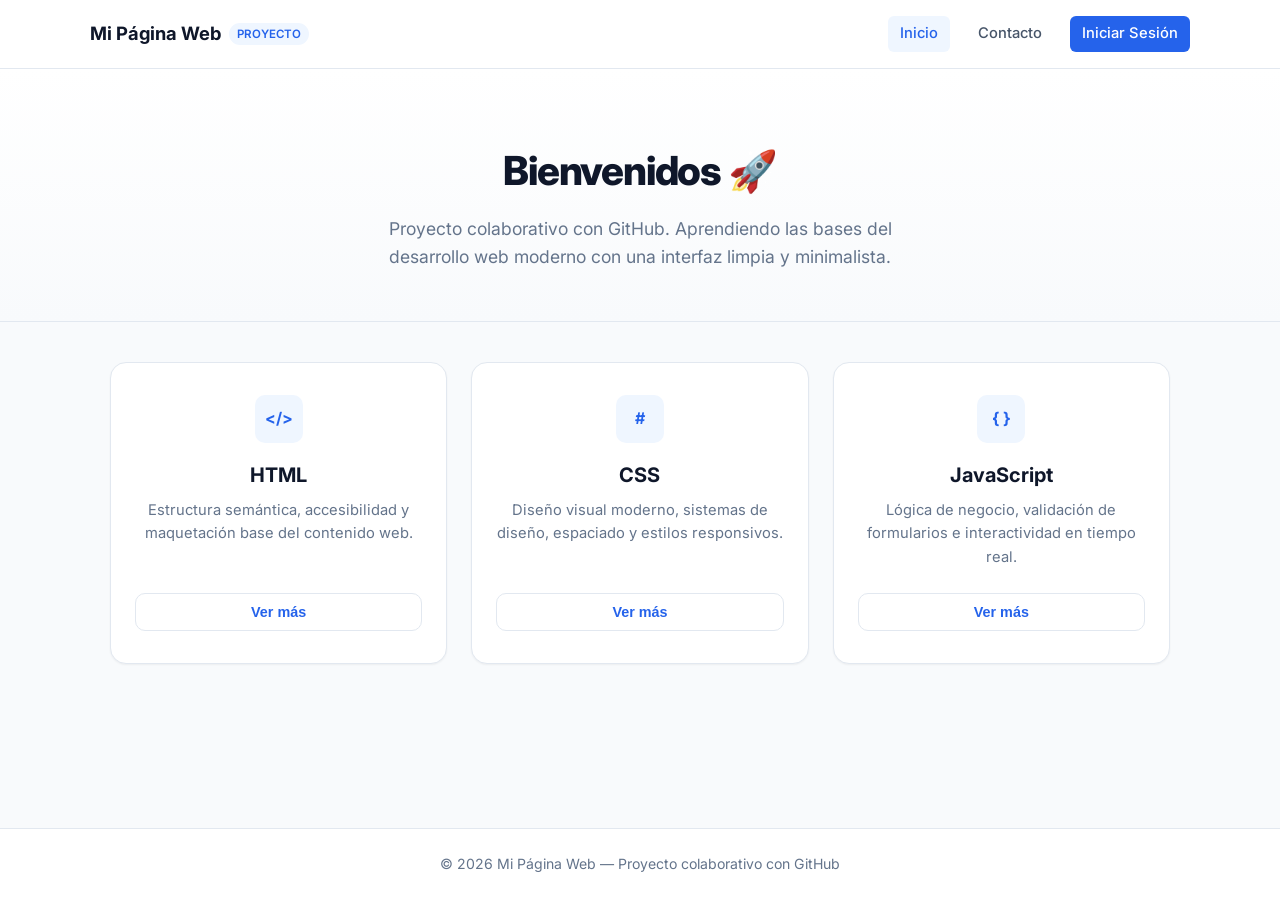
<file: index.html>
<!DOCTYPE html>
<html lang="es">

<head>
    <meta charset="UTF-8">
    <meta name="viewport" content="width=device-width, initial-scale=1.0">
    <title>Mi Primera Página Web</title>
    <link rel="stylesheet" href="styles.css">
</head>

<body>

    <header class="site-header">
        <div class="nav-container">
            <a href="index.html" class="logo-text">
                Mi Página Web
                <span class="logo-badge">PROYECTO</span>
            </a>
            <nav class="main-nav">
                <a href="index.html" class="active">Inicio</a>
                <a href="contacto.html">Contacto</a>
                <a href="login.html" class="btn-nav">Iniciar Sesión</a>
            </nav>
        </div>
    </header>

    <section class="hero-section">
        <h1>Bienvenidos 🚀</h1>
        <p>Proyecto colaborativo con GitHub. Aprendiendo las bases del desarrollo web moderno con una interfaz limpia y minimalista.</p>
    </section>

    <main class="main-content">
        <section class="cards-grid">
            <article class="feature-card">
                <div>
                    <div class="card-icon">&lt;/&gt;</div>
                    <h2>HTML</h2>
                    <p>Estructura semántica, accesibilidad y maquetación base del contenido web.</p>
                </div>
                <button class="btn-card" onclick="mensaje('HTML')">Ver más</button>
            </article>

            <article class="feature-card">
                <div>
                    <div class="card-icon">#</div>
                    <h2>CSS</h2>
                    <p>Diseño visual moderno, sistemas de diseño, espaciado y estilos responsivos.</p>
                </div>
                <button class="btn-card" onclick="mensaje('CSS')">Ver más</button>
            </article>

            <article class="feature-card">
                <div>
                    <div class="card-icon">{ }</div>
                    <h2>JavaScript</h2>
                    <p>Lógica de negocio, validación de formularios e interactividad en tiempo real.</p>
                </div>
                <button class="btn-card" onclick="mensaje('JavaScript')">Ver más</button>
            </article>
        </section>
    </main>

    <footer class="site-footer">
        <p>© 2026 Mi Página Web — Proyecto colaborativo con GitHub</p>
    </footer>

    <script>
        function mensaje(tecnologia) {
            alert("Has seleccionado la tecnología: " + tecnologia);
        }
    </script>

</body>

</html>
</file>
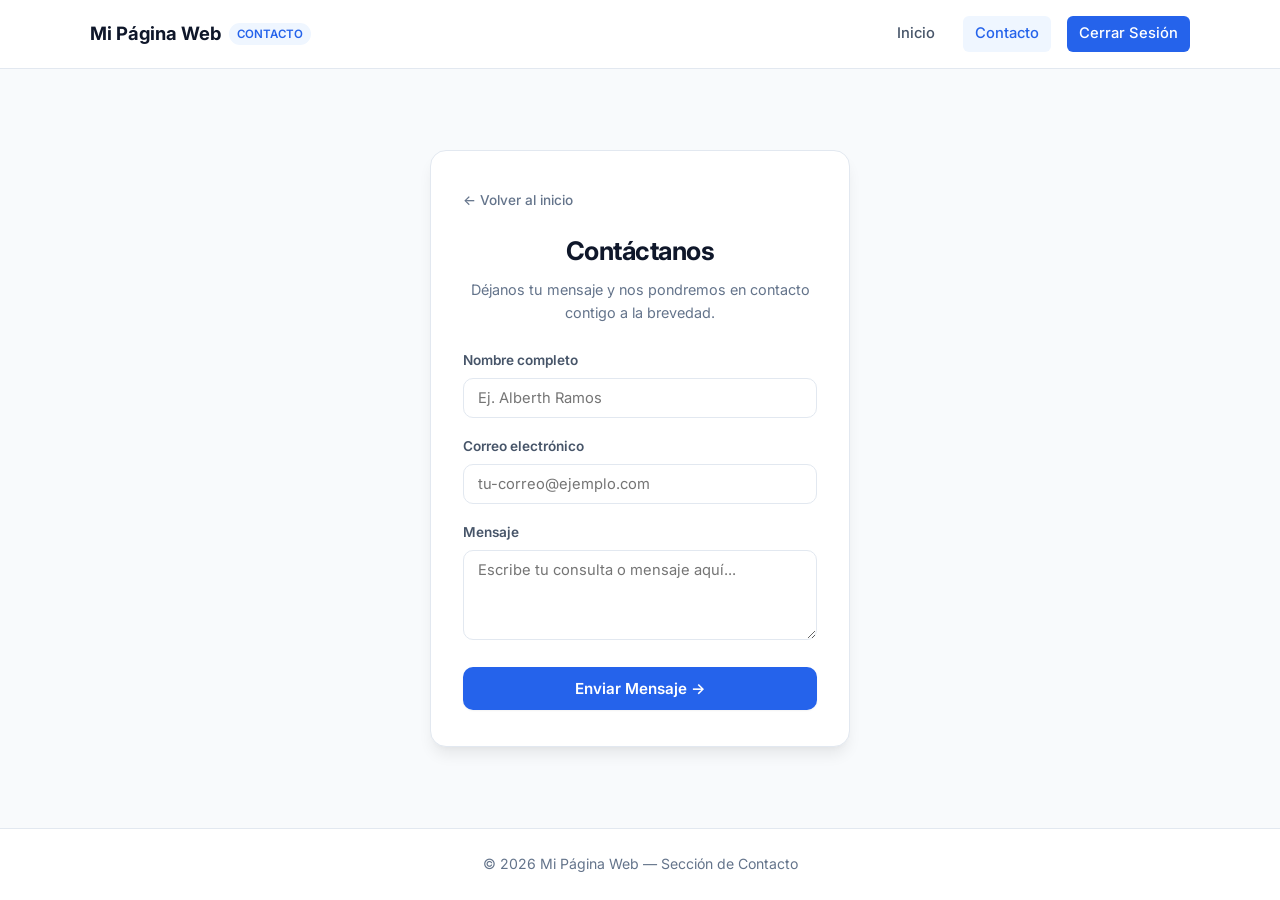
<file: contacto.html>
<!DOCTYPE html>
<html lang="es">

<head>
    <meta charset="UTF-8">
    <meta name="viewport" content="width=device-width, initial-scale=1.0">
    <title>Contacto | Formulario de Contacto</title>
    <link rel="stylesheet" href="styles.css">
</head>

<body>

    <header class="site-header">
        <div class="nav-container">
            <a href="index.html" class="logo-text">
                Mi Página Web
                <span class="logo-badge">CONTACTO</span>
            </a>
            <nav class="main-nav">
                <a href="index.html">Inicio</a>
                <a href="contacto.html" class="active">Contacto</a>
                <a href="login.html" id="authNavBtn" class="btn-nav">Cerrar Sesión</a>
            </nav>
        </div>
    </header>

    <div class="form-center-wrapper">
        <div class="form-box">
            <a href="index.html" class="back-link">
                ← Volver al inicio
            </a>

            <div class="form-header">
                <h1>Contáctanos</h1>
                <p>Déjanos tu mensaje y nos pondremos en contacto contigo a la brevedad.</p>
            </div>

            <div id="contactSuccess" class="alert-box alert-success">
                <span>✅ ¡Mensaje enviado con éxito! Nos comunicaremos pronto.</span>
            </div>

            <form id="contactForm">
                <div class="form-group">
                    <label for="nombre" class="form-label">Nombre completo</label>
                    <input 
                        type="text" 
                        id="nombre" 
                        name="nombre" 
                        class="form-input" 
                        placeholder="Ej. Alberth Ramos" 
                        required
                    >
                </div>

                <div class="form-group">
                    <label for="correo" class="form-label">Correo electrónico</label>
                    <input 
                        type="email" 
                        id="correo" 
                        name="correo" 
                        class="form-input" 
                        placeholder="tu-correo@ejemplo.com" 
                        required
                    >
                </div>

                <div class="form-group">
                    <label for="mensajeTexto" class="form-label">Mensaje</label>
                    <textarea 
                        id="mensajeTexto" 
                        name="mensaje" 
                        class="form-textarea" 
                        placeholder="Escribe tu consulta o mensaje aquí..." 
                        required
                    ></textarea>
                </div>

                <button type="submit" class="btn-primary" style="margin-top: 20px;">
                    Enviar Mensaje →
                </button>
            </form>
        </div>
    </div>

    <footer class="site-footer">
        <p>© 2026 Mi Página Web — Sección de Contacto</p>
    </footer>

    <script>
        // Manejo del formulario de contacto
        const contactForm = document.getElementById('contactForm');
        const contactSuccess = document.getElementById('contactSuccess');

        contactForm.addEventListener('submit', function (e) {
            e.preventDefault();
            contactSuccess.style.display = 'flex';
            contactForm.reset();

            setTimeout(() => {
                contactSuccess.style.display = 'none';
            }, 4000);
        });

        // Configurar botón de cerrar sesión
        const authBtn = document.getElementById('authNavBtn');
        authBtn.addEventListener('click', function () {
            sessionStorage.removeItem('usuario_autenticado');
        });
    </script>

</body>

</html>
</file>
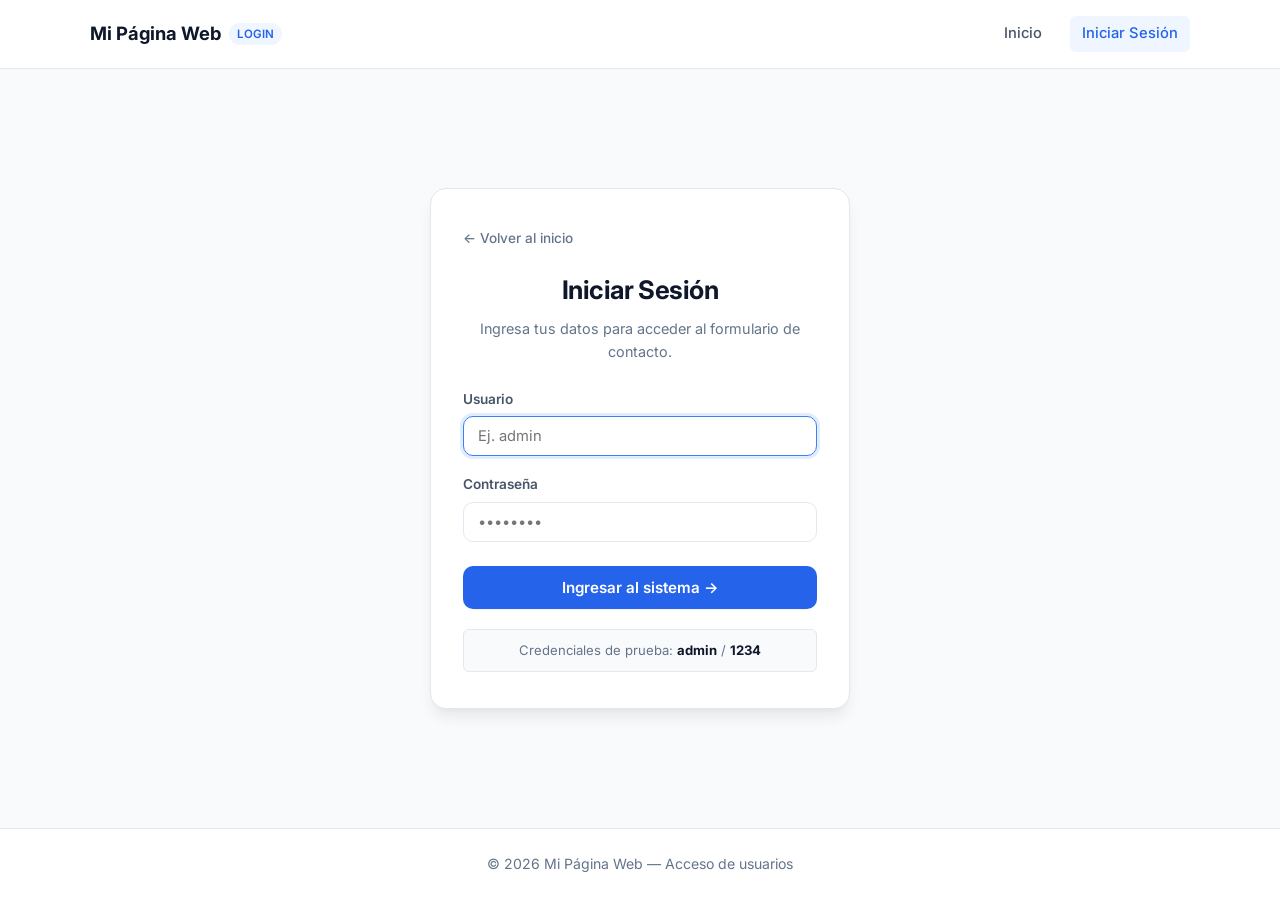
<file: login.html>
<!DOCTYPE html>
<html lang="es">

<head>
    <meta charset="UTF-8">
    <meta name="viewport" content="width=device-width, initial-scale=1.0">
    <title>Iniciar Sesión | Portal de Acceso</title>
    <link rel="stylesheet" href="styles.css">
</head>

<body>

    <header class="site-header">
        <div class="nav-container">
            <a href="index.html" class="logo-text">
                Mi Página Web
                <span class="logo-badge">LOGIN</span>
            </a>
            <nav class="main-nav">
                <a href="index.html">Inicio</a>
                <a href="login.html" class="active">Iniciar Sesión</a>
            </nav>
        </div>
    </header>

    <div class="form-center-wrapper">
        <div class="form-box">
            <a href="index.html" class="back-link">
                ← Volver al inicio
            </a>

            <div class="form-header">
                <h1>Iniciar Sesión</h1>
                <p>Ingresa tus datos para acceder al formulario de contacto.</p>
            </div>

            <div id="errorAlert" class="alert-box alert-danger">
                <span>⚠️ Usuario o contraseña incorrectos.</span>
            </div>

            <div id="successAlert" class="alert-box alert-success">
                <span>✅ Acceso correcto. Redirigiendo a contactos...</span>
            </div>

            <form id="loginForm">
                <div class="form-group">
                    <label for="username" class="form-label">Usuario</label>
                    <input 
                        type="text" 
                        id="username" 
                        name="username" 
                        class="form-input" 
                        placeholder="Ej. admin" 
                        required 
                        autocomplete="username"
                        autofocus
                    >
                </div>

                <div class="form-group">
                    <label for="password" class="form-label">Contraseña</label>
                    <input 
                        type="password" 
                        id="password" 
                        name="password" 
                        class="form-input" 
                        placeholder="••••••••" 
                        required 
                        autocomplete="current-password"
                    >
                </div>

                <button type="submit" class="btn-primary" style="margin-top: 24px;">
                    Ingresar al sistema →
                </button>
            </form>

            <div class="hint-box">
                Credenciales de prueba: <strong>admin</strong> / <strong>1234</strong>
            </div>
        </div>
    </div>

    <footer class="site-footer">
        <p>© 2026 Mi Página Web — Acceso de usuarios</p>
    </footer>

    <script>
        const loginForm = document.getElementById('loginForm');
        const usernameInput = document.getElementById('username');
        const passwordInput = document.getElementById('password');
        const errorAlert = document.getElementById('errorAlert');
        const successAlert = document.getElementById('successAlert');

        loginForm.addEventListener('submit', function (e) {
            e.preventDefault();

            const user = usernameInput.value.trim();
            const pass = passwordInput.value.trim();

            if (user === 'admin' && pass === '1234') {
                errorAlert.style.display = 'none';
                successAlert.style.display = 'flex';

                // Guardar bandera de sesión para acceso
                sessionStorage.setItem('usuario_autenticado', 'admin');

                // Redirigir al formulario de contacto
                setTimeout(() => {
                    window.location.href = 'contacto.html';
                }, 700);
            } else {
                successAlert.style.display = 'none';
                errorAlert.style.display = 'flex';
                passwordInput.value = '';
                passwordInput.focus();
            }
        });
    </script>

</body>

</html>
</file>
<file: styles.css>
@import url('https://fonts.googleapis.com/css2?family=Inter:wght@300;400;500;600;700&display=swap');

:root {
    --bg-page: #f8fafc;
    --bg-surface: #ffffff;
    --border-color: #e2e8f0;
    --border-focus: #3b82f6;
    
    --primary: #2563eb;
    --primary-hover: #1d4ed8;
    --primary-light: #eff6ff;
    
    --text-main: #0f172a;
    --text-muted: #64748b;
    --text-sub: #475569;
    
    --danger-bg: #fef2f2;
    --danger-text: #ef4444;
    --danger-border: #fecaca;
    
    --success-bg: #f0fdf4;
    --success-text: #16a34a;
    --success-border: #bbf7d0;

    --radius-sm: 6px;
    --radius-md: 10px;
    --radius-lg: 16px;
    
    --shadow-sm: 0 1px 2px 0 rgba(0, 0, 0, 0.05);
    --shadow-md: 0 4px 6px -1px rgba(0, 0, 0, 0.07), 0 2px 4px -2px rgba(0, 0, 0, 0.05);
    --shadow-lg: 0 10px 15px -3px rgba(0, 0, 0, 0.08), 0 4px 6px -4px rgba(0, 0, 0, 0.04);
}

* {
    margin: 0;
    padding: 0;
    box-sizing: border-box;
}

body {
    font-family: 'Inter', -apple-system, BlinkMacSystemFont, sans-serif;
    background-color: var(--bg-page);
    color: var(--text-main);
    line-height: 1.6;
    min-height: 100vh;
    display: flex;
    flex-direction: column;
}

/* ==========================================================================
   Header & Navbar Minimalista
   ========================================================================== */
header.site-header {
    background: #ffffff;
    border-bottom: 1px solid var(--border-color);
    padding: 16px 24px;
    position: sticky;
    top: 0;
    z-index: 50;
}

.nav-container {
    max-width: 1100px;
    margin: 0 auto;
    display: flex;
    justify-content: space-between;
    align-items: center;
}

.logo-text {
    font-size: 1.15rem;
    font-weight: 700;
    color: var(--text-main);
    text-decoration: none;
    display: flex;
    align-items: center;
    gap: 8px;
}

.logo-badge {
    background: var(--primary-light);
    color: var(--primary);
    font-size: 0.72rem;
    padding: 2px 8px;
    border-radius: 9999px;
    font-weight: 600;
}

nav.main-nav {
    display: flex;
    align-items: center;
    gap: 16px;
}

nav.main-nav a {
    color: var(--text-sub);
    text-decoration: none;
    font-size: 0.92rem;
    font-weight: 500;
    padding: 6px 12px;
    border-radius: var(--radius-sm);
    transition: all 0.2s ease;
}

nav.main-nav a:hover,
nav.main-nav a.active {
    color: var(--primary);
    background-color: var(--primary-light);
}

nav.main-nav a.btn-nav {
    background-color: var(--primary);
    color: #ffffff;
}

nav.main-nav a.btn-nav:hover {
    background-color: var(--primary-hover);
    color: #ffffff;
}

/* ==========================================================================
   Hero Section
   ========================================================================== */
.hero-section {
    background: linear-gradient(180deg, #ffffff 0%, var(--bg-page) 100%);
    padding: 70px 20px 50px;
    text-align: center;
    border-bottom: 1px solid var(--border-color);
}

.hero-section h1 {
    font-size: 2.5rem;
    font-weight: 800;
    letter-spacing: -0.03em;
    color: var(--text-main);
    margin-bottom: 12px;
}

.hero-section p {
    font-size: 1.1rem;
    color: var(--text-muted);
    max-width: 580px;
    margin: 0 auto;
}

/* ==========================================================================
   Contenido & Cards Grid
   ========================================================================== */
.main-content {
    flex: 1;
    max-width: 1100px;
    width: 100%;
    margin: 0 auto;
    padding: 40px 20px;
}

.cards-grid {
    display: grid;
    grid-template-columns: repeat(auto-fit, minmax(280px, 1fr));
    gap: 24px;
}

.feature-card {
    background: var(--bg-surface);
    border: 1px solid var(--border-color);
    border-radius: var(--radius-lg);
    padding: 32px 24px;
    text-align: center;
    box-shadow: var(--shadow-sm);
    transition: transform 0.2s ease, box-shadow 0.2s ease;
    display: flex;
    flex-direction: column;
    justify-content: space-between;
}

.feature-card:hover {
    transform: translateY(-4px);
    box-shadow: var(--shadow-md);
    border-color: #cbd5e1;
}

.card-icon {
    width: 48px;
    height: 48px;
    border-radius: var(--radius-md);
    background: var(--primary-light);
    color: var(--primary);
    display: inline-flex;
    align-items: center;
    justify-content: center;
    font-weight: 700;
    font-size: 1rem;
    margin-bottom: 16px;
}

.feature-card h2 {
    font-size: 1.25rem;
    font-weight: 700;
    margin-bottom: 8px;
    color: var(--text-main);
}

.feature-card p {
    font-size: 0.92rem;
    color: var(--text-muted);
    margin-bottom: 24px;
    flex: 1;
}

.btn-card {
    display: inline-block;
    width: 100%;
    padding: 10px 16px;
    background: #ffffff;
    color: var(--primary);
    border: 1px solid var(--border-color);
    border-radius: var(--radius-md);
    font-size: 0.9rem;
    font-weight: 600;
    cursor: pointer;
    transition: all 0.2s ease;
}

.btn-card:hover {
    background: var(--primary);
    color: #ffffff;
    border-color: var(--primary);
}

/* ==========================================================================
   Form Card (Login & Contacto)
   ========================================================================== */
.form-center-wrapper {
    flex: 1;
    display: flex;
    align-items: center;
    justify-content: center;
    padding: 40px 16px;
}

.form-box {
    background: var(--bg-surface);
    border: 1px solid var(--border-color);
    border-radius: var(--radius-lg);
    box-shadow: var(--shadow-lg);
    width: 100%;
    max-width: 420px;
    padding: 36px 32px;
}

.form-header {
    text-align: center;
    margin-bottom: 26px;
}

.form-header h1 {
    font-size: 1.6rem;
    font-weight: 700;
    color: var(--text-main);
    letter-spacing: -0.02em;
    margin-bottom: 6px;
}

.form-header p {
    font-size: 0.9rem;
    color: var(--text-muted);
}

.form-group {
    margin-bottom: 18px;
}

.form-label {
    display: block;
    font-size: 0.85rem;
    font-weight: 600;
    color: var(--text-sub);
    margin-bottom: 6px;
}

.form-input,
.form-textarea {
    width: 100%;
    padding: 10px 14px;
    font-family: inherit;
    font-size: 0.92rem;
    color: var(--text-main);
    background: #ffffff;
    border: 1px solid var(--border-color);
    border-radius: var(--radius-md);
    outline: none;
    transition: border-color 0.2s, box-shadow 0.2s;
}

.form-textarea {
    resize: vertical;
    min-height: 90px;
}

.form-input:focus,
.form-textarea:focus {
    border-color: var(--border-focus);
    box-shadow: 0 0 0 3px rgba(59, 130, 246, 0.15);
}

.btn-primary {
    width: 100%;
    padding: 12px;
    background: var(--primary);
    color: #ffffff;
    border: none;
    border-radius: var(--radius-md);
    font-family: inherit;
    font-size: 0.95rem;
    font-weight: 600;
    cursor: pointer;
    box-shadow: var(--shadow-sm);
    transition: background-color 0.2s ease, transform 0.1s ease;
    display: flex;
    align-items: center;
    justify-content: center;
    gap: 8px;
}

.btn-primary:hover {
    background-color: var(--primary-hover);
}

.btn-primary:active {
    transform: scale(0.99);
}

.back-link {
    display: inline-flex;
    align-items: center;
    gap: 6px;
    color: var(--text-muted);
    font-size: 0.85rem;
    text-decoration: none;
    margin-bottom: 20px;
    font-weight: 500;
    transition: color 0.2s;
}

.back-link:hover {
    color: var(--primary);
}

.alert-box {
    display: none;
    padding: 12px 14px;
    border-radius: var(--radius-md);
    font-size: 0.88rem;
    margin-bottom: 18px;
    align-items: center;
    gap: 8px;
}

.alert-danger {
    background: var(--danger-bg);
    color: var(--danger-text);
    border: 1px solid var(--danger-border);
}

.alert-success {
    background: var(--success-bg);
    color: var(--success-text);
    border: 1px solid var(--success-border);
}

.hint-box {
    margin-top: 20px;
    padding: 10px 14px;
    background: var(--bg-page);
    border: 1px solid var(--border-color);
    border-radius: var(--radius-sm);
    font-size: 0.82rem;
    color: var(--text-muted);
    text-align: center;
}

.hint-box strong {
    color: var(--text-main);
}

/* ==========================================================================
   Footer
   ========================================================================== */
footer.site-footer {
    background: #ffffff;
    border-top: 1px solid var(--border-color);
    padding: 24px 20px;
    text-align: center;
    color: var(--text-muted);
    font-size: 0.88rem;
    margin-top: auto;
}

@media (max-width: 640px) {
    .hero-section h1 {
        font-size: 1.85rem;
    }
    .form-box {
        padding: 24px 20px;
    }
}
</file>
